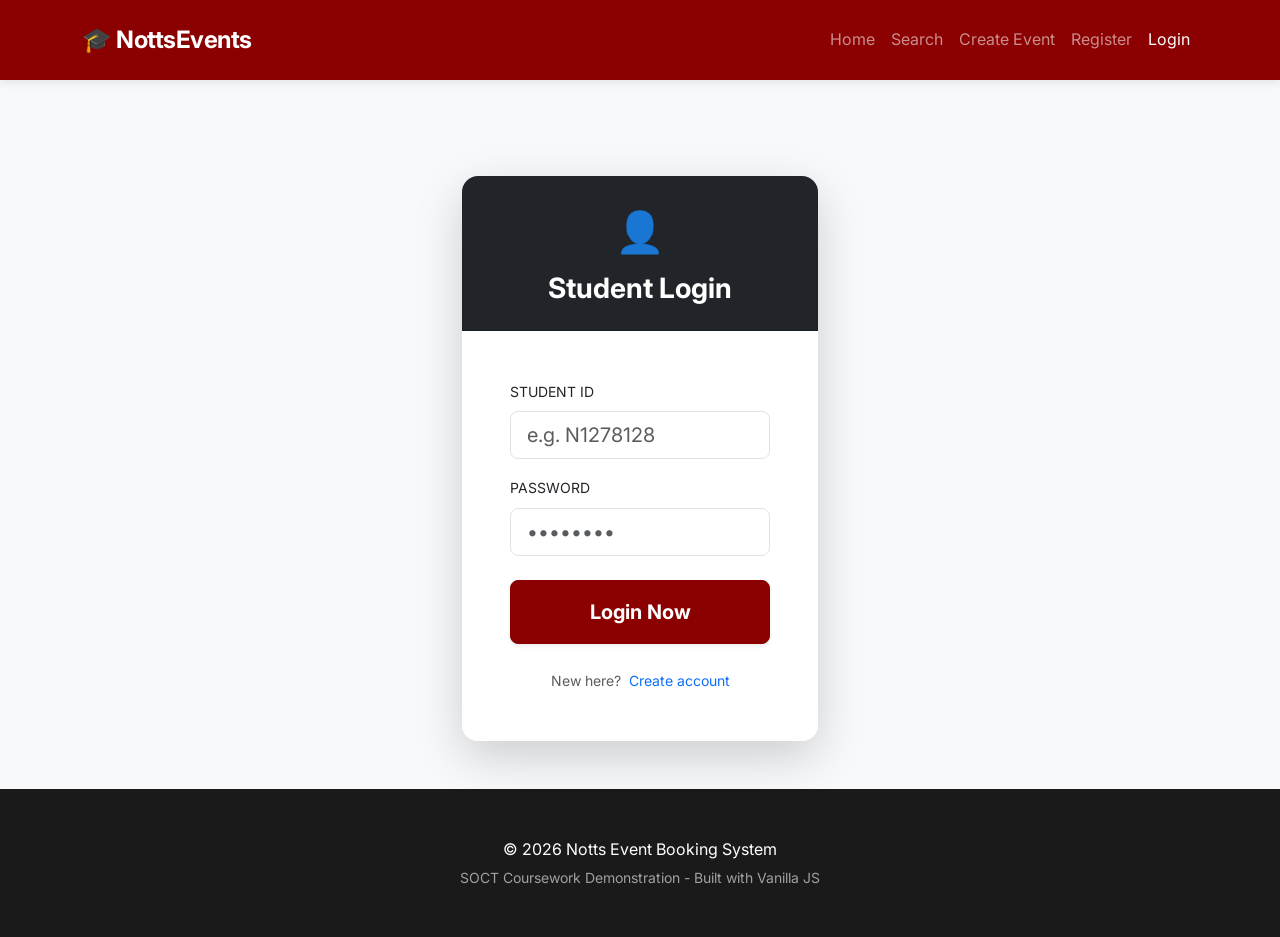
<file: frontend/login.html>
<!DOCTYPE html>
<html lang="en">
<head>
    <meta charset="UTF-8">
    <meta name="viewport" content="width=device-width, initial-scale=1.0">
    <title>Student Login - Notts Event Booking System</title>
    <!-- Bootstrap CSS -->
    <link href="https://cdn.jsdelivr.net/npm/bootstrap@5.3.0/dist/css/bootstrap.min.css" rel="stylesheet">
    <!-- Google Fonts -->
    <link href="https://fonts.googleapis.com/css2?family=Inter:wght@400;600;700;800&display=swap" rel="stylesheet">
    <link rel="stylesheet" href="css/styles.css">
</head>
<body class="bg-light">

    <!-- Navigation Bar -->
    <nav class="navbar navbar-expand-lg navbar-dark sticky-top">
        <div class="container">
            <a class="navbar-brand fw-bold" href="index.html">🎓 NottsEvents</a>
            <button class="navbar-toggler" type="button" data-bs-toggle="collapse" data-bs-target="#navbarNav">
                <span class="navbar-toggler-icon"></span>
            </button>
            <div class="collapse navbar-collapse" id="navbarNav">
                <ul class="navbar-nav ms-auto" id="nav-links">
                    <li class="nav-item"><a class="nav-link" href="index.html">Home</a></li>
                    <li class="nav-item"><a class="nav-link" href="search.html">Search</a></li>
                    <li class="nav-item"><a class="nav-link" href="register.html">Register</a></li>
                    <li class="nav-item"><a class="nav-link active" href="login.html">Login</a></li>
                </ul>
            </div>
        </div>
    </nav>

    <!-- Login Section -->
    <main class="container py-5">
        <div class="row justify-content-center">
            <div class="col-md-5 col-lg-4">
                <div class="card shadow-lg border-0 rounded-4 overflow-hidden mt-lg-5">
                    <div class="card-header bg-dark text-white text-center py-4">
                        <div class="fs-1 mb-2">👤</div>
                        <h3 class="fw-bold mb-0">Student Login</h3>
                    </div>
                    <div class="card-body p-4 p-lg-5 bg-white">
                        <form id="login-form">
                            <div class="mb-3">
                                <label for="studentId" class="form-label fw-600 small">STUDENT ID</label>
                                <input type="text" class="form-control form-control-lg" id="studentId" 
                                       placeholder="e.g. N1278128" required>
                            </div>
                            
                            <div class="mb-4">
                                <label for="password" class="form-label fw-600 small">PASSWORD</label>
                                <input type="password" class="form-control form-control-lg" id="password" 
                                       placeholder="••••••••" required>
                            </div>

                            <div class="d-grid mb-4">
                                <button type="submit" class="btn btn-primary btn-lg py-3 shadow-sm fw-bold" id="login-btn">
                                    Login Now
                                </button>
                            </div>

                            <div class="text-center">
                                <span class="text-muted small">New here?</span>
                                <a href="register.html" class="text-primary fw-600 small text-decoration-none ms-1">Create account</a>
                            </div>
                        </form>
                    </div>
                </div>
                
                <div id="status-message" class="alert mt-4 d-none text-center rounded-4 shadow-sm border-0"></div>
            </div>
        </div>
    </main>

    <!-- Footer -->
    <footer class="footer mt-auto py-5">
        <div class="container text-center">
            <p class="mb-1 text-white">© 2026 Notts Event Booking System</p>
            <p class="small mb-0">SOCT Coursework Demonstration - Built with Vanilla JS</p>
        </div>
    </footer>

    <!-- Scripts -->
    <script src="https://cdn.jsdelivr.net/npm/bootstrap@5.3.0/dist/js/bootstrap.bundle.min.js"></script>
    <script src="js/api.js"></script>
    <script src="js/login.js"></script>
</body>
</html>
</file>
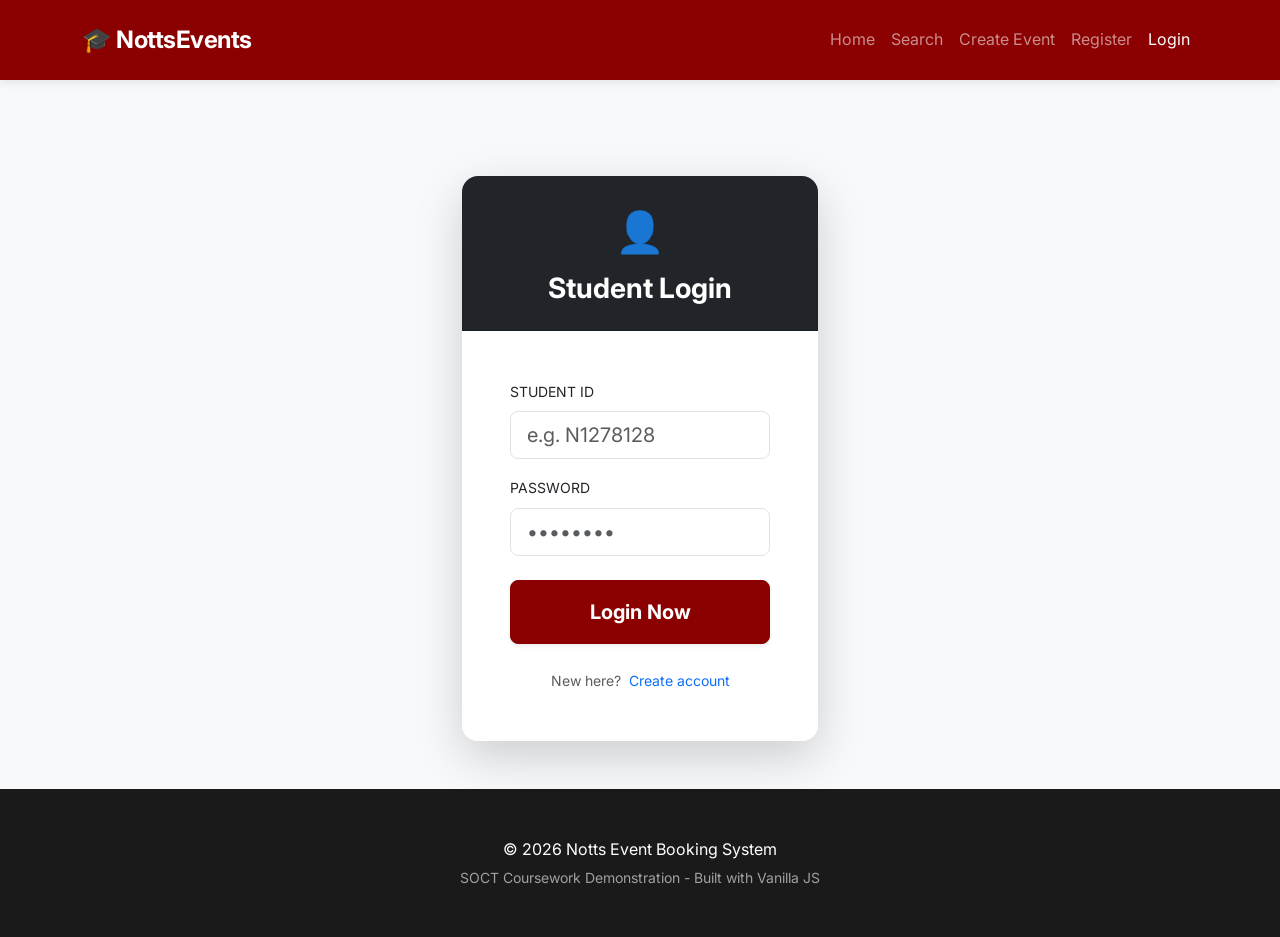
<file: frontend/my-bookings.html>
<!DOCTYPE html>
<html lang="en">
<head>
    <meta charset="UTF-8">
    <meta name="viewport" content="width=device-width, initial-scale=1.0">
    <title>My Bookings - Notts Event Booking System</title>
    <!-- Bootstrap CSS -->
    <link href="https://cdn.jsdelivr.net/npm/bootstrap@5.3.0/dist/css/bootstrap.min.css" rel="stylesheet">
    <!-- Google Fonts -->
    <link href="https://fonts.googleapis.com/css2?family=Inter:wght@400;600;700;800&display=swap" rel="stylesheet">
    <link rel="stylesheet" href="css/styles.css">
</head>
<body class="bg-light">

    <!-- Navigation Bar -->
    <nav class="navbar navbar-expand-lg navbar-dark sticky-top">
        <div class="container">
            <a class="navbar-brand fw-bold" href="index.html">🎓 NottsEvents</a>
            <button class="navbar-toggler" type="button" data-bs-toggle="collapse" data-bs-target="#navbarNav">
                <span class="navbar-toggler-icon"></span>
            </button>
            <div class="collapse navbar-collapse" id="navbarNav">
                <ul class="navbar-nav ms-auto" id="nav-links">
                    <li class="nav-item"><a class="nav-link" href="index.html">Home</a></li>
                    <li class="nav-item"><a class="nav-link" href="search.html">Search</a></li>
                    <li class="nav-item"><a class="nav-link active" href="my-bookings.html">My Bookings</a></li>
                </ul>
            </div>
        </div>
    </nav>

    <!-- My Bookings Section -->
    <main class="container py-5">
        <header class="mb-5">
            <h1 class="fw-bold display-5">My Booked Events</h1>
            <p class="text-muted" id="user-greeting">Welcome back! Here are the events you've secured a spot for.</p>
        </header>

        <div class="card shadow-sm border-0 rounded-4 overflow-hidden">
            <div class="table-responsive">
                <table class="table table-hover align-middle mb-0" id="bookings-table">
                    <thead class="table-dark">
                        <tr>
                            <th class="ps-4">Event Title</th>
                            <th>Category</th>
                            <th>Date</th>
                            <th>Venue</th>
                            <th>Price</th>
                            <th class="text-center">Action</th>
                        </tr>
                    </thead>
                    <tbody id="bookings-list">
                        <!-- Table rows will be injected here -->
                        <tr>
                            <td colspan="6" class="text-center py-5">
                                <div class="spinner-border text-primary" role="status"></div>
                                <p class="mt-2 mb-0 small text-muted">Loading your bookings...</p>
                            </td>
                        </tr>
                    </tbody>
                </table>
            </div>
        </div>

        <div id="empty-state" class="text-center py-5 d-none">
            <div class="display-1 mb-3 opacity-25">🎟️</div>
            <h3 class="fw-bold">No Bookings Yet</h3>
            <p class="text-secondary">You haven't registered for any events. Why not explore some?</p>
            <a href="index.html" class="btn btn-primary px-4 py-2 mt-3">Explore Events</a>
        </div>
    </main>

    <!-- Footer -->
    <footer class="footer mt-auto py-5">
        <div class="container text-center">
            <p class="mb-1 text-white">© 2026 Notts Event Booking System</p>
            <p class="small mb-0">SOCT Coursework Demonstration - Built with Vanilla JS</p>
        </div>
    </footer>

    <!-- Scripts -->
    <script src="https://cdn.jsdelivr.net/npm/bootstrap@5.3.0/dist/js/bootstrap.bundle.min.js"></script>
    <script src="js/api.js"></script>
    <script src="js/myBookings.js"></script>
</body>
</html>
</file>
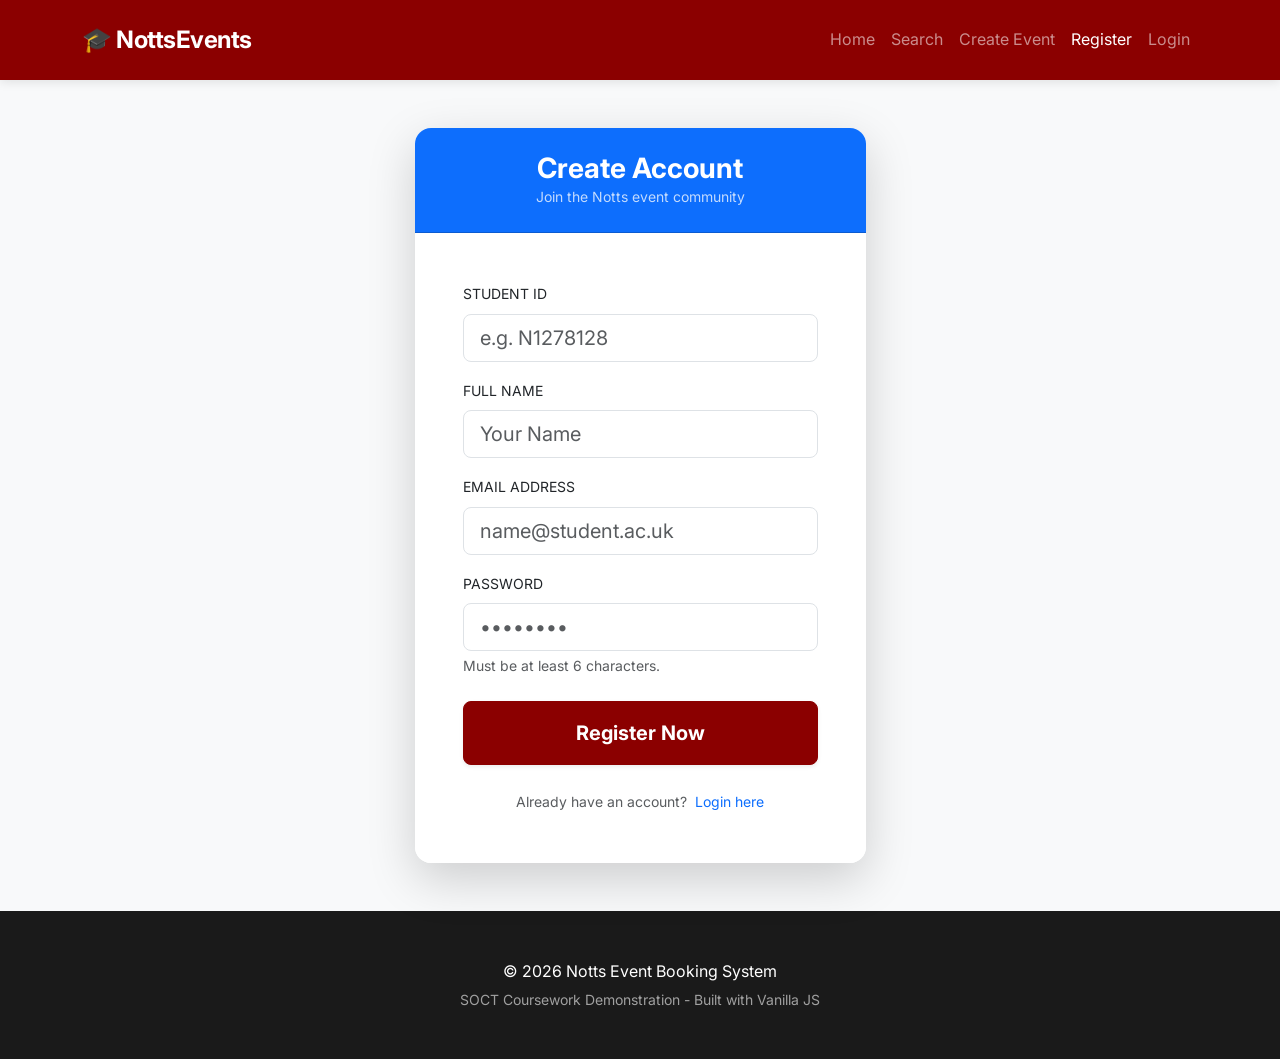
<file: frontend/register.html>
<!DOCTYPE html>
<html lang="en">
<head>
    <meta charset="UTF-8">
    <meta name="viewport" content="width=device-width, initial-scale=1.0">
    <title>Student Registration - Notts Event Booking System</title>
    <!-- Bootstrap CSS -->
    <link href="https://cdn.jsdelivr.net/npm/bootstrap@5.3.0/dist/css/bootstrap.min.css" rel="stylesheet">
    <!-- Google Fonts -->
    <link href="https://fonts.googleapis.com/css2?family=Inter:wght@400;600;700;800&display=swap" rel="stylesheet">
    <link rel="stylesheet" href="css/styles.css">
</head>
<body class="bg-light">

    <!-- Navigation Bar -->
    <nav class="navbar navbar-expand-lg navbar-dark sticky-top">
        <div class="container">
            <a class="navbar-brand fw-bold" href="index.html">🎓 NottsEvents</a>
            <button class="navbar-toggler" type="button" data-bs-toggle="collapse" data-bs-target="#navbarNav">
                <span class="navbar-toggler-icon"></span>
            </button>
            <div class="collapse navbar-collapse" id="navbarNav">
                <ul class="navbar-nav ms-auto" id="nav-links">
                    <li class="nav-item"><a class="nav-link" href="index.html">Home</a></li>
                    <li class="nav-item"><a class="nav-link" href="search.html">Search</a></li>
                    <li class="nav-item"><a class="nav-link active" href="register.html">Register</a></li>
                    <li class="nav-item"><a class="nav-link" href="login.html">Login</a></li>
                </ul>
            </div>
        </div>
    </nav>

    <!-- Registration Section -->
    <main class="container py-5">
        <div class="row justify-content-center">
            <div class="col-md-6 col-lg-5">
                <div class="card shadow-lg border-0 rounded-4 overflow-hidden">
                    <div class="card-header bg-primary text-white text-center py-4">
                        <h3 class="fw-bold mb-0">Create Account</h3>
                        <p class="mb-0 small opacity-75">Join the Notts event community</p>
                    </div>
                    <div class="card-body p-4 p-lg-5 bg-white">
                        <form id="register-form" class="needs-validation" novalidate>
                            <div class="mb-3">
                                <label for="studentId" class="form-label fw-600 small">STUDENT ID</label>
                                <input type="text" class="form-control form-control-lg" id="studentId" 
                                       placeholder="e.g. N1278128" required>
                                <div class="invalid-feedback">Please enter your Student ID.</div>
                            </div>
                            
                            <div class="mb-3">
                                <label for="name" class="form-label fw-600 small">FULL NAME</label>
                                <input type="text" class="form-control form-control-lg" id="name" 
                                       placeholder="Your Name" required>
                            </div>

                            <div class="mb-3">
                                <label for="email" class="form-label fw-600 small">EMAIL ADDRESS</label>
                                <input type="email" class="form-control form-control-lg" id="email" 
                                       placeholder="name@student.ac.uk" required>
                            </div>

                            <div class="mb-4">
                                <label for="password" class="form-label fw-600 small">PASSWORD</label>
                                <input type="password" class="form-control form-control-lg" id="password" 
                                       placeholder="••••••••" required minlength="6">
                                <div class="form-text">Must be at least 6 characters.</div>
                            </div>

                            <div class="d-grid mb-4">
                                <button type="submit" class="btn btn-primary btn-lg py-3 shadow-sm fw-bold" id="submit-btn">
                                    Register Now
                                </button>
                            </div>

                            <div class="text-center">
                                <span class="text-muted small">Already have an account?</span>
                                <a href="login.html" class="text-primary fw-600 small text-decoration-none ms-1">Login here</a>
                            </div>
                        </form>
                    </div>
                </div>
                
                <div id="status-message" class="alert mt-4 d-none text-center rounded-4 shadow-sm border-0"></div>
            </div>
        </div>
    </main>

    <!-- Footer -->
    <footer class="footer mt-auto py-5">
        <div class="container text-center">
            <p class="mb-1 text-white">© 2026 Notts Event Booking System</p>
            <p class="small mb-0">SOCT Coursework Demonstration - Built with Vanilla JS</p>
        </div>
    </footer>

    <!-- Scripts -->
    <script src="https://cdn.jsdelivr.net/npm/bootstrap@5.3.0/dist/js/bootstrap.bundle.min.js"></script>
    <script src="js/api.js"></script>
    <script src="js/register.js"></script>
</body>
</html>
</file>
<file: frontend/css/styles.css>
:root {
    --primary-color: #8b0000;
    /* Dark Red / Maroon */
    --secondary-color: #f8f9fa;
    --accent-color: #ffc107;
    --text-primary: #2d3436;
    --text-secondary: #636e72;
    --card-shadow: 0 10px 20px rgba(0, 0, 0, 0.08);
    --transition: all 0.3s ease;
}

body {
    background-color: #f4f7f6;
    font-family: 'Inter', -apple-system, BlinkMacSystemFont, "Segoe UI", Roboto, sans-serif;
    color: var(--text-primary);
    line-height: 1.6;
}

.navbar {
    background-color: var(--primary-color) !important;
    box-shadow: 0 2px 10px rgba(0, 0, 0, 0.1);
    padding: 1rem 0;
}

.navbar-brand {
    font-size: 1.5rem;
    letter-spacing: -0.5px;
}

.hero-section {
    background: linear-gradient(135deg, var(--primary-color) 0%, #5a0000 100%);
    color: white;
    padding: 80px 0;
    margin-bottom: 3rem;
    border-bottom: none;
}

.hero-section h1 {
    font-weight: 800;
    margin-bottom: 1.5rem;
}

.event-card {
    background: white;
    border: 1px solid rgba(0, 0, 0, 0.05);
    border-radius: 12px;
    height: 100%;
    transition: var(--transition);
    overflow: hidden;
    box-shadow: 0 4px 15px rgba(0, 0, 0, 0.05);
}

.event-card:hover {
    transform: translateY(-8px);
}

.card-img-top {
    height: 200px;
    object-fit: cover;
    border-bottom: 3px solid var(--primary-color);
}

.card-body {
    padding: 1.5rem;
}

.card-title {
    font-weight: 700;
    color: var(--primary-color);
    margin-bottom: 0.75rem;
}

.event-meta {
    font-size: 0.9rem;
    color: var(--text-secondary);
    margin-bottom: 0.5rem;
    display: flex;
    align-items: center;
    gap: 8px;
}

.price-tag {
    font-weight: 700;
    color: #27ae60;
    font-size: 1.1rem;
}

.badge-type {
    background-color: rgba(139, 0, 0, 0.1);
    color: var(--primary-color);
    font-weight: 600;
    padding: 0.4em 0.8em;
    border-radius: 6px;
    font-size: 0.8rem;
}

.btn-primary {
    background-color: var(--primary-color);
    border-color: var(--primary-color);
    padding: 0.6rem 1.5rem;
    font-weight: 600;
    border-radius: 8px;
    transition: var(--transition);
}

.btn-primary:hover {
    background-color: #700000;
    border-color: #700000;
    transform: scale(1.02);
}



.footer {
    background-color: #1a1a1a;
    color: #a0a0a0;
    padding: 3rem 0;
    margin-top: 5rem;
}

.form-container {
    background: white;
    padding: 3rem;
    border-radius: 20px;
    box-shadow: var(--card-shadow);
}

.loading-spinner {
    min-height: 300px;
    display: flex;
    justify-content: center;
    align-items: center;
    flex-direction: column;
    padding: 5rem 0;
    color: var(--text-secondary);
}

.card-img-top {
    height: 180px;
    object-fit: cover;
    border-bottom: 1px solid #333;
}

.empty-state {
    text-align: center;
    padding: 5rem 0;
    color: var(--text-secondary);
}
</file>
